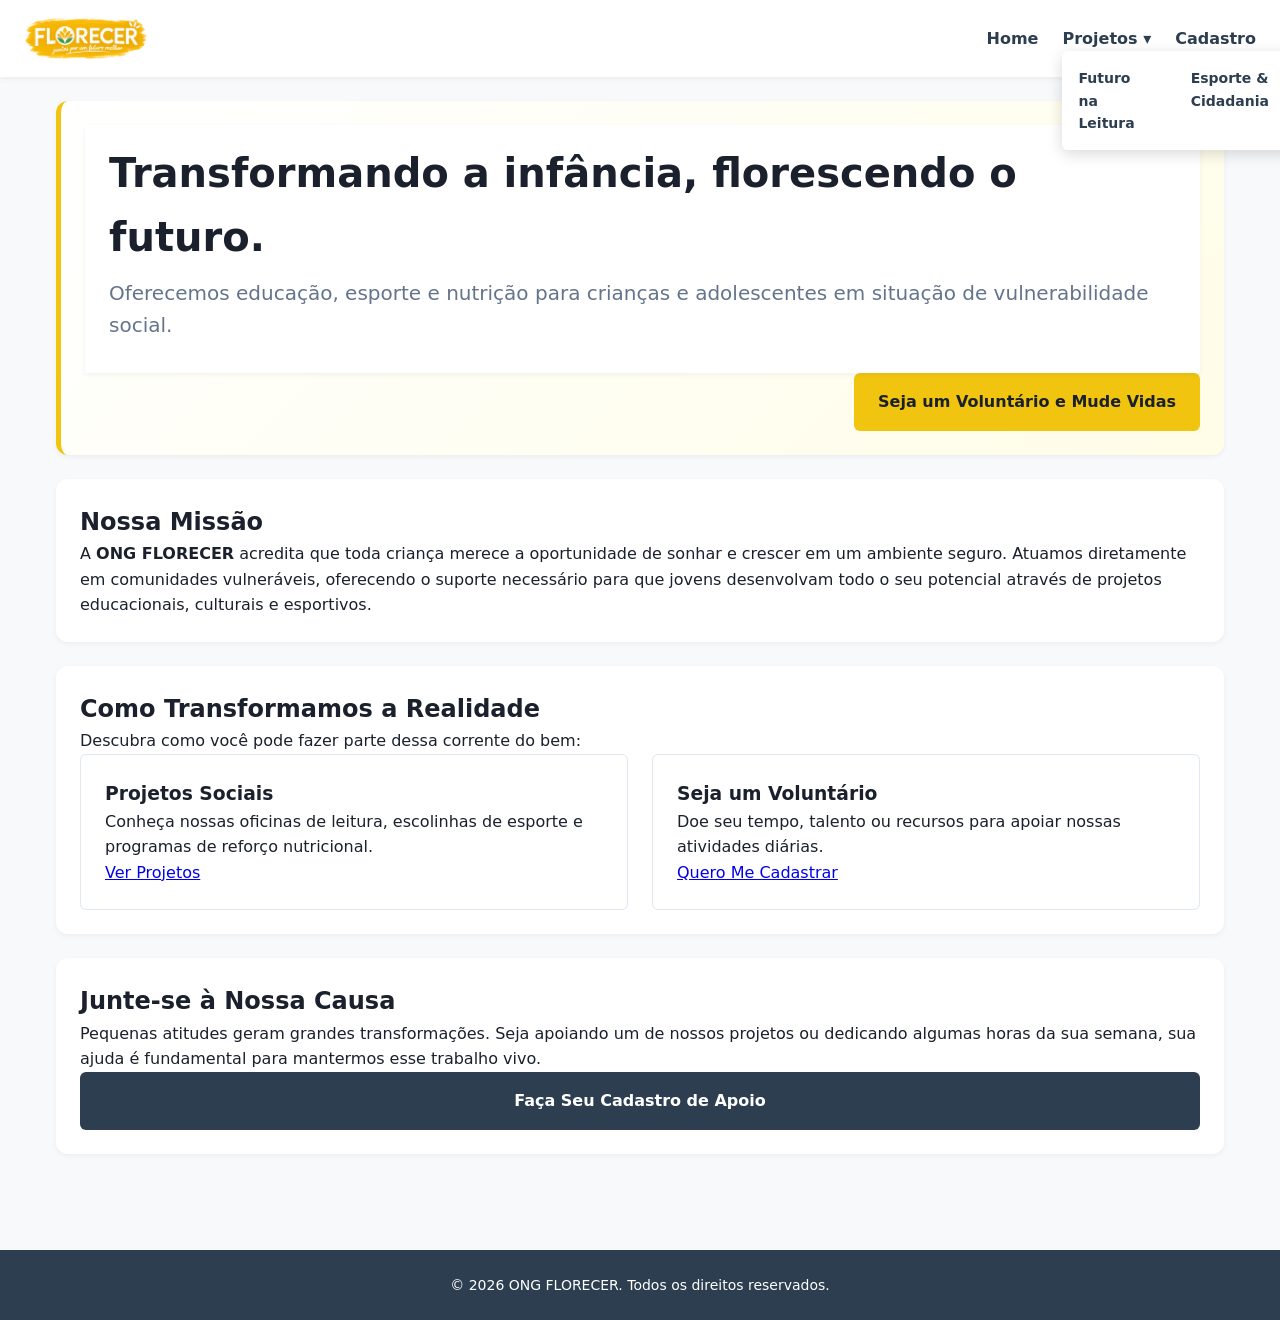
<file: index.html>
<!DOCTYPE html>
<html lang="pt-BR">

<head>
    <meta charset="UTF-8">
    <meta name="viewport" content="width=device-width, initial-scale=1.0">
    <link rel="stylesheet" href="style/style.css">

    <title>ONG FLORECER - Transformando Vidas e Construindo Futuros.</title>
</head>

<body>
    <!-- Skip Link para Navegação por Teclado (WCAG 2.4.1) -->
    <a href="#main-content" class="skip-link">Ir para o conteúdo principal</a>

    <!-- Cabeçalho Principal com Menu Hambúrguer e Dropdown -->
    <header class="main-header">
        <div class="logo-container">
            <a href="index.html" aria-label="Página inicial da ONG Florecer">
                <img src="img/florecerTransparente.png" alt="Logótipo ONG FLORECER">
            </a>
        </div>

        <!-- Botão Hambúrguer para Mobile -->
        <button class="hamburger-btn" aria-label="Abrir Menu de Navegação" aria-expanded="false" aria-controls="primary-menu">
            <span class="bar"></span>
            <span class="bar"></span>
            <span class="bar"></span>
        </button>

        <!-- Navegação Principal -->
        <nav class="nav-menu" id="primary-menu" aria-label="Navegação Principal">
            <ul>
                <li><a href="index.html" class="nav-link active" aria-current="page">Home</a></li>
                
                <!-- Item com Submenu Dropdown -->
                <li class="dropdown">
                    <a href="pages/projetos.html" class="nav-link dropdown-toggle" aria-haspopup="true" aria-expanded="false">
                        Projetos <span class="arrow" aria-hidden="true">▾</span>
                    </a>
                    <ul class="dropdown-menu">
                        <li><a href="pages/projetos.html">Futuro na Leitura</a></li>
                        <li><a href="pages/projetos.html">Esporte & Cidadania</a></li>
                        <li><a href="pages/projetos.html">Nutrir com Amor</a></li>
                    </ul>
                </li>

                <li><a href="pages/cadastro.html" class="nav-link">Cadastro</a></li>
            </ul>
        </nav>
    </header>    

    <!-- Conteúdo Principal identificado com ID -->
    <main id="main-content" tabindex="-1">
        <!-- Seção Hero: O primeiro impacto visual e emocional -->
        <section class="hero">
            <header>
                <h1>Transformando a infância, florescendo o futuro.</h1>
                <p class="subtitle">
                    Oferecemos educação, esporte e nutrição para crianças e adolescentes em situação de vulnerabilidade social.
                </p>
            </header>

            <div class="cta-box">
                <a href="pages/cadastro.html" class="btn-primary" aria-label="Cadastre-se para ser um voluntário e mudar vidas">
                    Seja um Voluntário e Mude Vidas
                </a>
            </div>
        </section>

        <!-- Seção Quem Somos: Foco na missão -->
        <section class="sobre-nos">
            <h2>Nossa Missão</h2>
            <p>
                A <strong>ONG FLORECER</strong> acredita que toda criança merece a oportunidade de sonhar e crescer em um ambiente seguro. Atuamos diretamente em comunidades vulneráveis, oferecendo o suporte necessário para que jovens desenvolvam todo o seu potencial através de projetos educacionais, culturais e esportivos.
            </p>
        </section>

        <!-- Seção O Que Fazemos: Mostra os pilares de atuação -->
        <section class="pilares">
            <h2>Como Transformamos a Realidade</h2>
            <p>Descubra como você pode fazer parte dessa corrente do bem:</p>

            <div class="pilares-links">
                <article class="pilar-card">
                    <h3>Projetos Sociais</h3>
                    <p>Conheça nossas oficinas de leitura, escolinhas de esporte e programas de reforço nutricional.</p>
                    <a href="pages/projetos.html" aria-label="Ver detalhes dos projetos sociais da ONG Florecer">Ver Projetos</a>
                </article>

                <article class="pilar-card">
                    <h3>Seja um Voluntário</h3>
                    <p>Doe seu tempo, talento ou recursos para apoiar nossas atividades diárias.</p>
                    <a href="pages/cadastro.html" aria-label="Quero me cadastrar como voluntário na ONG Florecer">Quero Me Cadastrar</a>
                </article>
            </div>
        </section>

        <!-- Seção Chamada Final para Ação -->
        <section class="contato-chamada">
            <h2>Junte-se à Nossa Causa</h2>
            <p>
                Pequenas atitudes geram grandes transformações. Seja apoiando um de nossos projetos ou dedicando algumas horas da sua semana, sua ajuda é fundamental para mantermos esse trabalho vivo.
            </p>
            <a href="pages/cadastro.html" class="btn-secondary" aria-label="Faça seu cadastro de apoio para ajudar a ONG Florecer">
                Faça Seu Cadastro de Apoio
            </a>
        </section>
    </main>

    <!-- Rodapé -->
    <footer>
        <p>
            &copy; 2026 ONG FLORECER. Todos os direitos reservados.
        </p>
    </footer>

    <!-- Scripts -->
    <script src="js/script.js"></script>
</body>

</html>
</file>
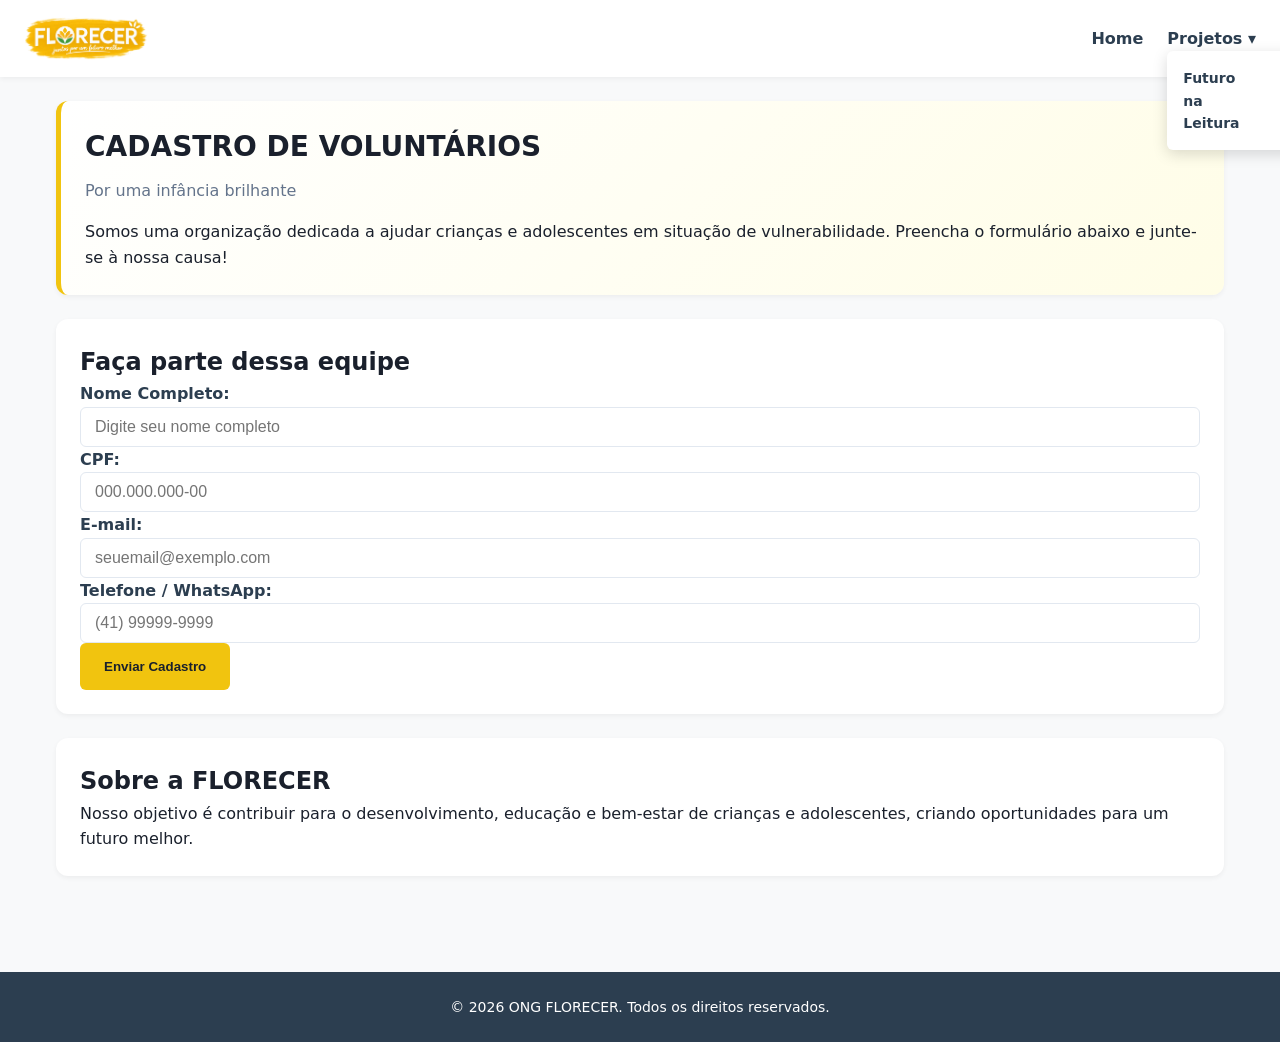
<file: pages/cadastro.html>
<!DOCTYPE html>
<html lang="pt-BR">

<head>
    <meta charset="UTF-8">
    <meta name="viewport" content="width=device-width, initial-scale=1.0">
    <!-- Usa ../ para subir um nível até a pasta style -->
    <link rel="stylesheet" href="../style/style.css">
    <title>Cadastro - ONG FLORECER</title>
</head>

<body>

    <!-- Skip Link para Navegação por Teclado (WCAG 2.4.1) -->
    <a href="#main-content" class="skip-link">Ir para o conteúdo principal</a>

    <!-- Cabeçalho Principal com Menu Hambúrguer e Dropdown -->
    <header class="main-header">
        <div class="logo-container">
            <a href="../index.html">
                <img src="../img/florecerTransparente.png" alt="Logo ONG FLORECER">
            </a>
        </div>

        <!-- Botão Hambúrguer para Mobile -->
        <button class="hamburger-btn" aria-label="Abrir Menu de Navegação" aria-expanded="false" aria-controls="primary-menu">
            <span class="bar"></span>
            <span class="bar"></span>
            <span class="bar"></span>
        </button>

        <!-- Navegação Principal -->
        <nav class="nav-menu" id="primary-menu">
            <ul>
                <li><a href="../index.html" class="nav-link active">Home</a></li>
                
                <!-- Item com Submenu Dropdown -->
                <li class="dropdown">
                    <a href="projetos.html" class="nav-link dropdown-toggle" aria-haspopup="true" aria-expanded="false">
                        Projetos <span class="arrow">▾</span>
                    </a>
                    <ul class="dropdown-menu">
                        <li><a href="projetos.html">Futuro na Leitura</a></li>
                        <li><a href="projetos.html">Esportes & Cidadania</a></li>
                        <li><a href="projetos.html">Nutrir com Amor</a></li>
                    </ul>
                </li>

               
            </ul>
        </nav>
    </header>    
    

    <!-- Conteúdo Principal -->
    <main>

        <!-- Seção 1: Apresentação -->
        <section class="hero-page">
            <h1>CADASTRO DE VOLUNTÁRIOS</h1>
            <p class="subtitle">Por uma infância brilhante</p>
            <p>
                Somos uma organização dedicada a ajudar crianças e adolescentes em situação de vulnerabilidade.
                Preencha o formulário abaixo e junte-se à nossa causa!
            </p>
        </section>

        <!-- Seção 2: Formulário Organizado -->
        <section class="form-section">
            <h2>Faça parte dessa equipe</h2>
            <form id="cadastroForm" novalidate>
                <!-- Campo Nome -->
                <div class="form-group">
                    <label for="nome">Nome Completo:</label>
                    <input type="text" id="nome" name="nome" placeholder="Digite seu nome completo">
                    <span class="error-message" id="error-nome"></span>
                </div>

                <!-- Campo CPF -->
                <div class="form-group">
                    <label for="cpf">CPF:</label>
                    <input type="text" id="cpf" name="cpf" maxlength="14" placeholder="000.000.000-00">
                    <span class="error-message" id="error-cpf"></span>
                </div>

                <!-- Campo E-mail -->
                <div class="form-group">
                    <label for="email">E-mail:</label>
                    <input type="email" id="email" name="email" placeholder="seuemail@exemplo.com">
                    <span class="error-message" id="error-email"></span>
                </div>

                <!-- Campo Telefone/WhatsApp -->
                <div class="form-group">
                    <label for="telefone">Telefone / WhatsApp:</label>
                    <input type="text" id="telefone" name="telefone" maxlength="15" placeholder="(41) 99999-9999">
                    <span class="error-message" id="error-telefone"></span>
                </div>

                <button type="submit" class="btn-primary">Enviar Cadastro</button>
            </form>
            
        </section>

        <!-- Seção 3: Informações Sobre a ONG -->
        <section>
            <h2>Sobre a FLORECER</h2>
            <p>
                Nosso objetivo é contribuir para o desenvolvimento, educação e bem-estar de crianças e adolescentes, criando oportunidades para um futuro melhor.
            </p>
        </section>

    </main>

    <!-- Rodapé -->
    <footer>
        <p>&copy; 2026 ONG FLORECER. Todos os direitos reservados.</p>
    </footer>

    <!-- Script com caminho relativo correto -->
    <script src="../js/script.js"></script>

</body>

</html>
</file>
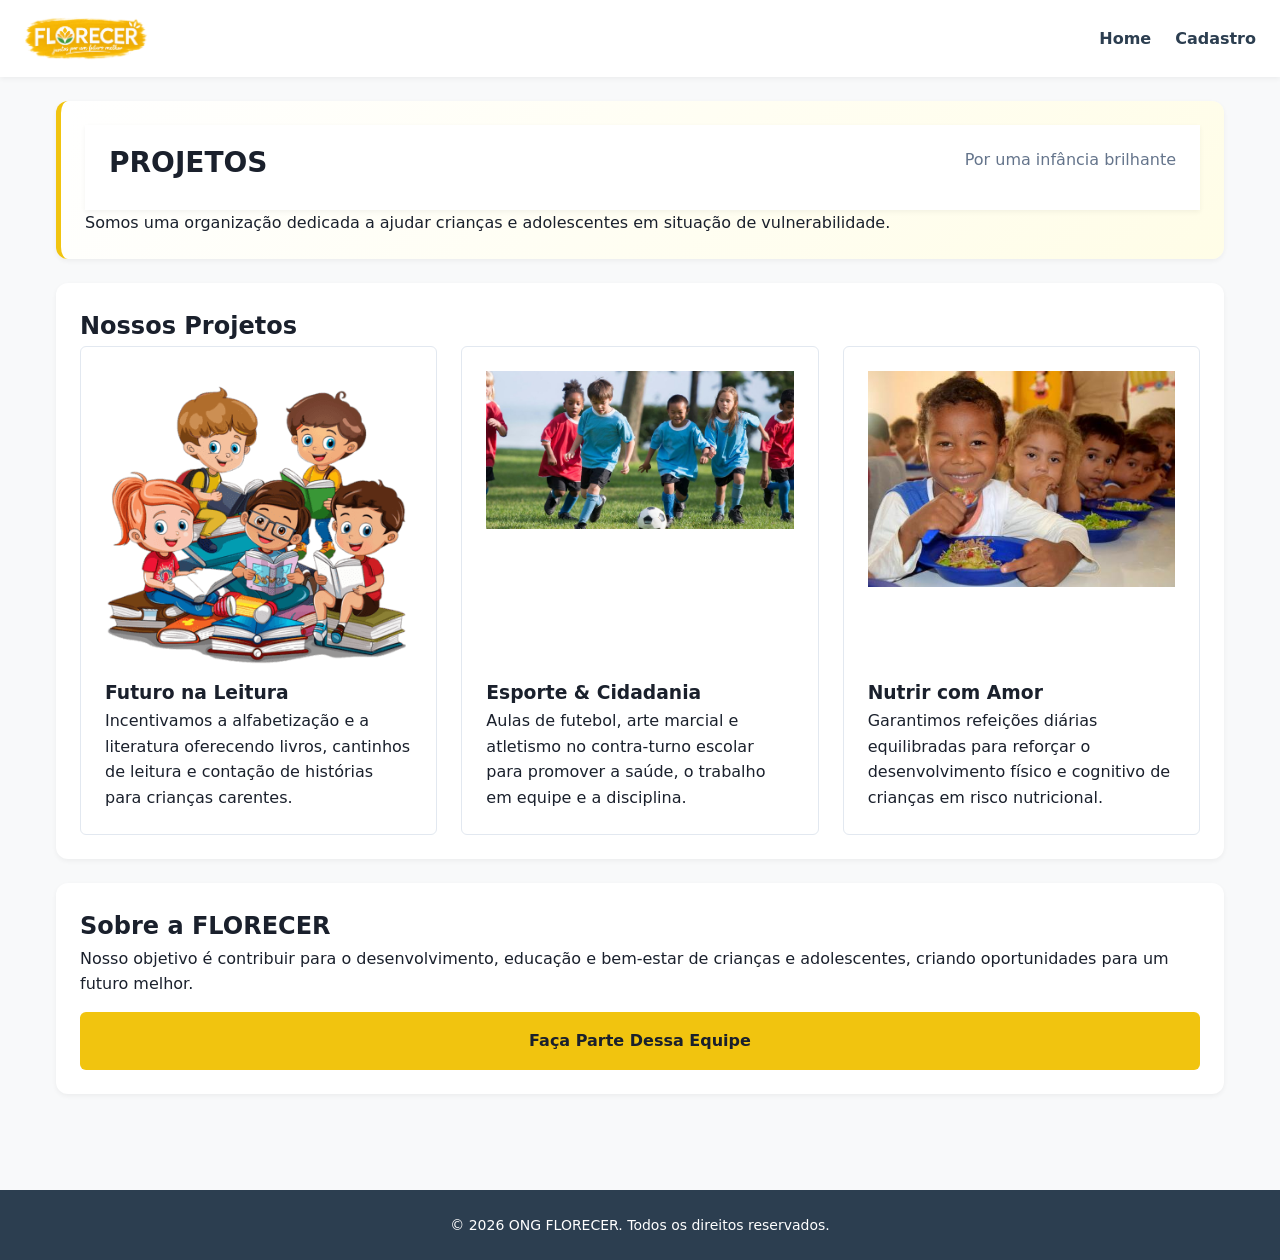
<file: pages/projetos.html>
<!DOCTYPE html>
<html lang="pt-BR">

<head>
    <meta charset="UTF-8">
    <meta name="viewport" content="width=device-width, initial-scale=1.0">
    <!-- Usa ../ para subir um nível até a pasta style -->
    <link rel="stylesheet" href="../style/style.css">

    <title>Projetos - ONG FLORECER</title>
</head>

<body>

    <!-- Skip Link para Navegação por Teclado (WCAG 2.4.1) -->
    <a href="#main-content" class="skip-link">Ir para o conteúdo principal</a>

    
<!-- Cabeçalho Principal com Menu Hambúrguer e Dropdown -->
    <header class="main-header">
        <div class="logo-container">
            <a href="../index.html">
                <img src="../img/florecerTransparente.png" alt="Logo ONG FLORECER">
            </a>
        </div>

        <!-- Botão Hambúrguer para Mobile -->
        <button class="hamburger-btn" aria-label="Abrir Menu de Navegação" aria-expanded="false" aria-controls="primary-menu">
            <span class="bar"></span>
            <span class="bar"></span>
            <span class="bar"></span>
        </button>

        <!-- Navegação Principal -->
        <nav class="nav-menu" id="primary-menu">
            <ul>
                <li><a href="../index.html" class="nav-link active">Home</a></li>
                
                
                <li><a href="cadastro.html" class="nav-link">Cadastro</a></li>
            </ul>
        </nav>
    </header> 
    
    

    <main>
        <section class="hero-page">
            <header>
                <h1>PROJETOS</h1>
                <p class="subtitle">Por uma infância brilhante</p>
            </header>
            <p>
                Somos uma organização dedicada a ajudar crianças e adolescentes em situação de vulnerabilidade.
            </p>
        </section>

        <section class="projetos-container">
            <h2>Nossos Projetos</h2>
            <div class="projetos-grid">
                
                <!-- Projeto 1 -->
                <article class="card-projeto">
                    <img src="../img/leiturinha.png" alt="Crianças lendo livros">
                    <div class="card-conteudo">
                        <h3>Futuro na Leitura</h3>
                        <p>Incentivamos a alfabetização e a literatura oferecendo livros, cantinhos de leitura e contação de histórias para crianças carentes.</p>
                    </div>
                </article>

                <!-- Projeto 2 -->
                <article class="card-projeto">
                    <img src="../img/esportes.jpg" alt="Crianças praticando esportes em uma quadra">
                    <div class="card-conteudo">
                        <h3>Esporte & Cidadania</h3>
                        <p>Aulas de futebol, arte marcial e atletismo no contra-turno escolar para promover a saúde, o trabalho em equipe e a disciplina.</p>
                    </div>
                </article>

                <!-- Projeto 3 -->
                <article class="card-projeto">
                    <img src="../img/alimentacao.png" alt="Prato com refeição saudável e equilibrada">
                    <div class="card-conteudo">
                        <h3>Nutrir com Amor</h3>
                        <p>Garantimos refeições diárias equilibradas para reforçar o desenvolvimento físico e cognitivo de crianças em risco nutricional.</p>
                    </div>
                </article>

            </div>
        </section>

        <!-- Seção Sobre -->
        <section class="sobre">
            <h2>Sobre a FLORECER</h2>
            <p>
                Nosso objetivo é contribuir para o desenvolvimento, educação e bem-estar de crianças e adolescentes, criando oportunidades para um futuro melhor.
            </p>
            <a href="cadastro.html" class="btn-primary" style="margin-top: 15px;">Faça Parte Dessa Equipe</a>
        </section>
    </main> 

    <footer>
        <p>&copy; 2026 ONG FLORECER. Todos os direitos reservados.</p>
    </footer>

    <script src="../js/script.js"></script>
</body>

</html>
</file>
<file: style/style.css>
/* ==========================================================================
   1. SISTEMA DE DESIGN & VARIÁVEIS CUSTOMIZADAS
   ========================================================================== */
:root {
    /* Paleta de Cores */
    --color-primary: #f1c40f;          /* Amarelo ONG Florecer */
    --color-primary-hover: #d69e2e;
    --color-secondary: #2c3e50;        /* Azul Escuro / Texto Principal */
    --color-secondary-hover: #1a252f;
    --color-bg-body: #f8f9fa;          
    --color-bg-card: #ffffff;          
    --color-text-dark: #1a202c;
    --color-text-muted: #64748b;
    --color-border: #e2e8f0;

    /* Escala Tipográfica (Escalável via rem) */
    --font-family: 'Segoe UI', system-ui, -apple-system, sans-serif;
    --font-size-base: 1rem;            /* 16px */
    --font-size-sm: 0.875rem;          /* 14px */
    --font-size-lg: 1.25rem;           /* 20px */
    --font-size-xl: 1.75rem;           /* 28px */
    --font-size-xxl: 2.5rem;           /* 40px */

    /* Espaçamento Modular (Escala base 8px) */
    --space-xs: 0.5rem;   /* 8px */
    --space-sm: 1rem;     /* 16px */
    --space-md: 1.5rem;   /* 24px */
    --space-lg: 2rem;     /* 32px */
    --space-xl: 3rem;     /* 48px */

    /* Bordas e Sombras */
    --radius-sm: 6px;
    --radius-md: 12px;
    --shadow-sm: 0 2px 5px rgba(0, 0, 0, 0.05);
    --shadow-md: 0 4px 15px rgba(0, 0, 0, 0.15);

    /* Grid System */
    --grid-gap: var(--space-sm);
}

/* ==========================================================================
   2. REGRAS GLOBAIS & RESET
   ========================================================================== */
*, *::before, *::after {
    margin: 0;
    padding: 0;
    box-sizing: border-box;
}

html {
    font-size: 100%;
    scroll-behavior: smooth;
}

body {
    font-family: var(--font-family);
    font-size: var(--font-size-base);
    line-height: 1.6;
    color: var(--color-text-dark);
    background-color: var(--color-bg-body);
}

img {
    max-width: 100%;
    height: auto;
    display: block;
}

/* ==========================================================================
   3. CABEÇALHO & ESTRUTURA DE EMPILHAMENTO (Z-INDEX CORRIGIDO)
   ========================================================================== */
header, .main-header {
    background-color: var(--color-bg-card);
    padding: var(--space-sm) var(--space-md);
    display: flex;
    flex-wrap: wrap;
    align-items: center;
    justify-content: space-between;
    box-shadow: var(--shadow-sm);
    
    /* Chave para a solução do z-index: */
    position: relative;
    z-index: 9999 !important; /* Coloca o header acima de tudo na página */
}

header img {
    height: 45px;
    width: auto;
}

/* Menu Hambúrguer (Botão) */
.hamburger-btn {
    display: flex;
    flex-direction: column;
    justify-content: space-between;
    width: 30px;
    height: 21px;
    background: transparent;
    border: none;
    cursor: pointer;
    padding: 0;
    z-index: 10000;
}

.hamburger-btn .bar {
    width: 100%;
    height: 3px;
    background-color: var(--color-secondary);
    border-radius: 2px;
    transition: all 0.3s ease;
}

/* Animação do Ícone Hambúrguer -> X */
.hamburger-btn.active .bar:nth-child(1) {
    transform: translateY(9px) rotate(45deg);
}
.hamburger-btn.active .bar:nth-child(2) {
    opacity: 0;
}
.hamburger-btn.active .bar:nth-child(3) {
    transform: translateY(-9px) rotate(-45deg);
}

/* Skip Link para Navegação Teclado (WCAG 2.4.1) */
.skip-link {
    position: absolute;
    top: -100px;
    left: 10px;
    background: #000000;
    color: #ffffff;
    padding: 12px 20px;
    z-index: 9999;
    font-weight: bold;
    text-decoration: none;
    border-radius: 0 0 4px 4px;
    transition: top 0.2s ease;
}

.skip-link:focus {
    top: 0;
    outline: 3px solid #ffbf00;
}

/* Foco Visível para Navegação por Teclado (WCAG 2.4.7 - Nível AA) */
a:focus-visible,
button:focus-visible,
input:focus-visible,
select:focus-visible,
textarea:focus-visible {
    outline: 3px solid #0056b3;
    outline-offset: 3px;
}

/* Redução de Movimento (WCAG 2.3.3) para utilizadores com sensibilidade motora/vestibular */
@media (prefers-reduced-motion: reduce) {
    *, ::before, ::after {
        animation-duration: 0.01ms !important;
        animation-iteration-count: 1 !important;
        transition-duration: 0.01ms !important;
        scroll-behavior: auto !important;
    }
}

/* Atalho de acessibilidade (Skip Link) */
.skip-link {
    position: absolute;
    top: -40px;
    left: 0;
    background: #000000;
    color: #ffffff;
    padding: 8px 16px;
    z-index: 9999;
    text-decoration: none;
    transition: top 0.2s ease;
}

.skip-link:focus {
    top: 0;
}

/* ==========================================================================
   4. NAVEGAÇÃO E DROPDOWN (CORRIGIDO)
   ========================================================================== */
.dropdown {
    position: relative;
}

/* Escondido por padrão em todas as telas */
.dropdown-menu {
    display: none;
    position: absolute;
    top: 100%;
    left: 0;
    background-color: var(--color-bg-card);
    min-width: 200px;
    box-shadow: var(--shadow-md);
    border-radius: var(--radius-sm);
    padding: var(--space-xs) 0;
    list-style: none;
    z-index: 10001;
}

.dropdown-menu a {
    display: block;
    padding: var(--space-xs) var(--space-sm);
    color: var(--color-text-dark);
    font-size: var(--font-size-sm);
    text-decoration: none;
}

.dropdown-menu a:hover,
.dropdown-menu a:focus {
    background-color: var(--color-bg-body);
    color: var(--color-primary-hover);
}

/* --- REGRAS DO MENU MOBILE (ABAIXO DE 768px) --- */
@media screen and (max-width: 767px) {
    .nav-menu {
        display: none; /* Escondido por padrão */
        position: absolute;
        top: 100%;
        left: 0;
        width: 100%;
        background-color: var(--color-bg-card);
        box-shadow: 0 10px 25px rgba(0, 0, 0, 0.2);
        z-index: 9999 !important;
        border-bottom: 3px solid var(--color-primary);
    }

    .nav-menu.active {
        display: block !important;
    }

    .nav-menu ul {
        display: flex;
        flex-direction: column;
        list-style: none;
        padding: var(--space-sm) var(--space-md);
        gap: var(--space-sm);
    }

    .nav-menu a {
        display: block;
        padding: 8px 0;
        text-decoration: none;
        color: var(--color-secondary);
        font-weight: 600;
        font-size: 1.1rem;
    }

    /* Submenu no mobile: Escondido por padrão, abre APENAS com a classe .show via JS */
    .dropdown-menu {
        position: static;
        box-shadow: none;
        padding-left: var(--space-sm);
        background-color: var(--color-bg-body);
        margin-top: 5px;
        display: none; 
    }

    .dropdown-menu.show {
        display: block !important;
    }
}

/* --- REGRAS PARA DESKTOP (768px OU MAIS) --- */
@media screen and (min-width: 768px) {
    .hamburger-btn {
        display: none;
    }

    .nav-menu {
        display: flex !important;
        position: static;
        box-shadow: none;
        background: transparent;
        border: none;
    }

    .nav-menu ul {
        display: flex;
        flex-direction: row;
        list-style: none;
        gap: var(--space-md);
    }

    .nav-menu a {
        text-decoration: none;
        color: var(--color-secondary);
        font-weight: 600;
        transition: color 0.2s ease;
    }

    .nav-menu a:hover {
        color: var(--color-primary-hover);
    }

    /* No Desktop, o dropdown só abre no passar do mouse (hover) ou foco do teclado */
    .dropdown:hover > .dropdown-menu,
    .dropdown:focus-within > .dropdown-menu {
        display: block;
    }
}

/* ==========================================================================
   5. BOTÕES DE AÇÃO (CTAs)
   ========================================================================== */
.btn-primary, .btn-secondary {
    display: flex;
    align-items: center;
    justify-content: center;
    width: 100%;
    padding: var(--space-sm) var(--space-md);
    font-weight: 700;
    border-radius: var(--radius-sm);
    text-decoration: none;
    border: none;
    cursor: pointer;
    transition: transform 0.2s ease, background-color 0.2s ease;
}

.btn-primary {
    background-color: var(--color-primary);
    color: var(--color-text-dark);
}

.btn-secondary {
    background-color: var(--color-secondary);
    color: #ffffff;
}

.btn-primary:hover {
    background-color: var(--color-primary-hover);
    transform: translateY(-2px);
}

.btn-secondary:hover {
    background-color: var(--color-secondary-hover);
    transform: translateY(-2px);
}

/* ==========================================================================
   6. SISTEMA MACRO DE LAYOUT & CARDS (GRID DE 12 COLUNAS)
   ========================================================================== */
main {
    max-width: 1200px;
    margin: 0 auto;
    padding: var(--space-md) var(--space-sm);
    position: relative;
    z-index: 1; /* Garante que todo o conteúdo fique em camada inferior ao menu */
}

.grid-container, 
.pilares-links,
.projetos-grid {
    display: grid;
    grid-template-columns: repeat(12, 1fr);
    gap: var(--grid-gap);
}

section {
    background-color: var(--color-bg-card);
    padding: var(--space-md);
    margin-bottom: var(--space-md);
    border-radius: var(--radius-md);
    box-shadow: var(--shadow-sm);
    position: relative;
    z-index: 1;
}

/* Seção Hero */
.hero, .hero-page {
    background: linear-gradient(135deg, #ffffff 0%, #fffde7 100%);
    border-left: 5px solid var(--color-primary);
}

.hero h1, .hero-page h1 {
    font-size: var(--font-size-xl);
    margin-bottom: var(--space-xs);
}

.subtitle {
    color: var(--color-text-muted);
    font-size: var(--font-size-base);
    margin-bottom: var(--space-sm);
}

.hero, .sobre-nos, .pilares, .contato-chamada, .sobre, .form-section, .projetos-container {
    grid-column: span 12;
}

.pilar-card, .card-projeto {
    grid-column: span 12;
    border: 1px solid var(--color-border);
    border-radius: var(--radius-sm);
    padding: var(--space-md);
    display: flex;
    flex-direction: column;
    justify-content: space-between;
    transition: transform 0.3s ease, box-shadow 0.3s ease, border-color 0.3s ease;
    overflow: hidden;
}

.card-projeto:hover,
.card-projeto:focus-within {
    transform: translateY(-5px);
    box-shadow: var(--shadow-md);
    border-color: var(--color-primary);
}

.card-projeto img {
    transition: transform 0.5s ease;
}

.card-projeto:hover img {
    transform: scale(1.03);
}

/* ==========================================================================
   7. FORMULÁRIOS & PSEUDO-CLASSES DE VALIDAÇÃO
   ========================================================================== */
form fieldset {
    border: 1px solid var(--color-border);
    border-radius: var(--radius-sm);
    padding: var(--space-md);
    display: flex;
    flex-direction: column;
    gap: var(--space-sm);
}

form label {
    font-weight: 600;
    color: var(--color-secondary);
}

form input {
    width: 100%;
    padding: 10px 14px;
    border: 1px solid var(--color-border);
    border-radius: var(--radius-sm);
    font-size: var(--font-size-base);
}

form input:focus,
form select:focus,
form textarea:focus {
    outline: 2px solid var(--color-primary);
    border-color: transparent;
    box-shadow: 0 0 0 3px rgba(241, 196, 15, 0.2);
}

form input:not(:placeholder-shown):valid {
    border-color: #27ae60;
    background-image: url('data:image/svg+xml;utf8,<svg xmlns="http://www.w3.org/2000/svg" width="16" height="16" viewBox="0 0 24 24" fill="none" stroke="%2327ae60" stroke-width="3"><polyline points="20 6 9 17 4 12"></polyline></svg>');
    background-repeat: no-repeat;
    background-position: right 10px center;
}

form input:not(:placeholder-shown):invalid {
    border-color: #e74c3c;
    background-image: url('data:image/svg+xml;utf8,<svg xmlns="http://www.w3.org/2000/svg" width="16" height="16" viewBox="0 0 24 24" fill="none" stroke="%23e74c3c" stroke-width="3"><circle cx="12" cy="12" r="10"></circle><line x1="12" y1="8" x2="12" y2="12"></line><line x1="12" y1="16" x2="12.01" y2="16"></line></svg>');
    background-repeat: no-repeat;
    background-position: right 10px center;
}

/* ==========================================================================
   8. MODAL & ALERTAS
   ========================================================================== */
.modal-overlay {
    position: fixed;
    top: 0;
    left: 0;
    width: 100%;
    height: 100%;
    background: rgba(0, 0, 0, 0.5);
    display: flex;
    align-items: center;
    justify-content: center;
    opacity: 0;
    pointer-events: none;
    transition: opacity 0.3s ease;
    z-index: 100000;
}

.modal-overlay.active {
    opacity: 1;
    pointer-events: all;
}

.modal-content {
    background: var(--color-bg-card);
    padding: var(--space-lg);
    border-radius: var(--radius-md);
    max-width: 500px;
    width: 90%;
    box-shadow: var(--shadow-md);
    position: relative;
    transform: translateY(-20px);
    transition: transform 0.3s ease;
}

.modal-overlay.active .modal-content {
    transform: translateY(0);
}

.modal-close {
    position: absolute;
    top: 15px;
    right: 15px;
    background: transparent;
    border: none;
    font-size: 1.5rem;
    cursor: pointer;
    color: var(--color-text-muted);
}

/* ==========================================================================
   9. MEDIA QUERIES PARA GRID RESPONSIVO
   ========================================================================== */
@media screen and (min-width: 768px) {
    :root {
        --grid-gap: var(--space-md);
    }

    .btn-primary, .btn-secondary {
        width: auto;
    }

    .pilar-card, .card-projeto {
        grid-column: span 6;
    }
}

@media screen and (min-width: 1024px) {
    .hero h1 {
        font-size: var(--font-size-xxl);
    }

    .hero .subtitle {
        font-size: var(--font-size-lg);
    }

    .projetos-grid .card-projeto {
        grid-column: span 4;
    }

    .hero header {
        grid-column: span 7;
    }

    .hero .cta-box {
        grid-column: span 5;
        display: flex;
        align-items: center;
        justify-content: flex-end;
    }
}

/* Rodapé */
footer {
    text-align: center;
    padding: var(--space-md);
    background-color: var(--color-secondary);
    color: #ffffff;
    font-size: var(--font-size-sm);
    margin-top: var(--space-xl);
    position: relative;
    z-index: 1;
}
</file>
